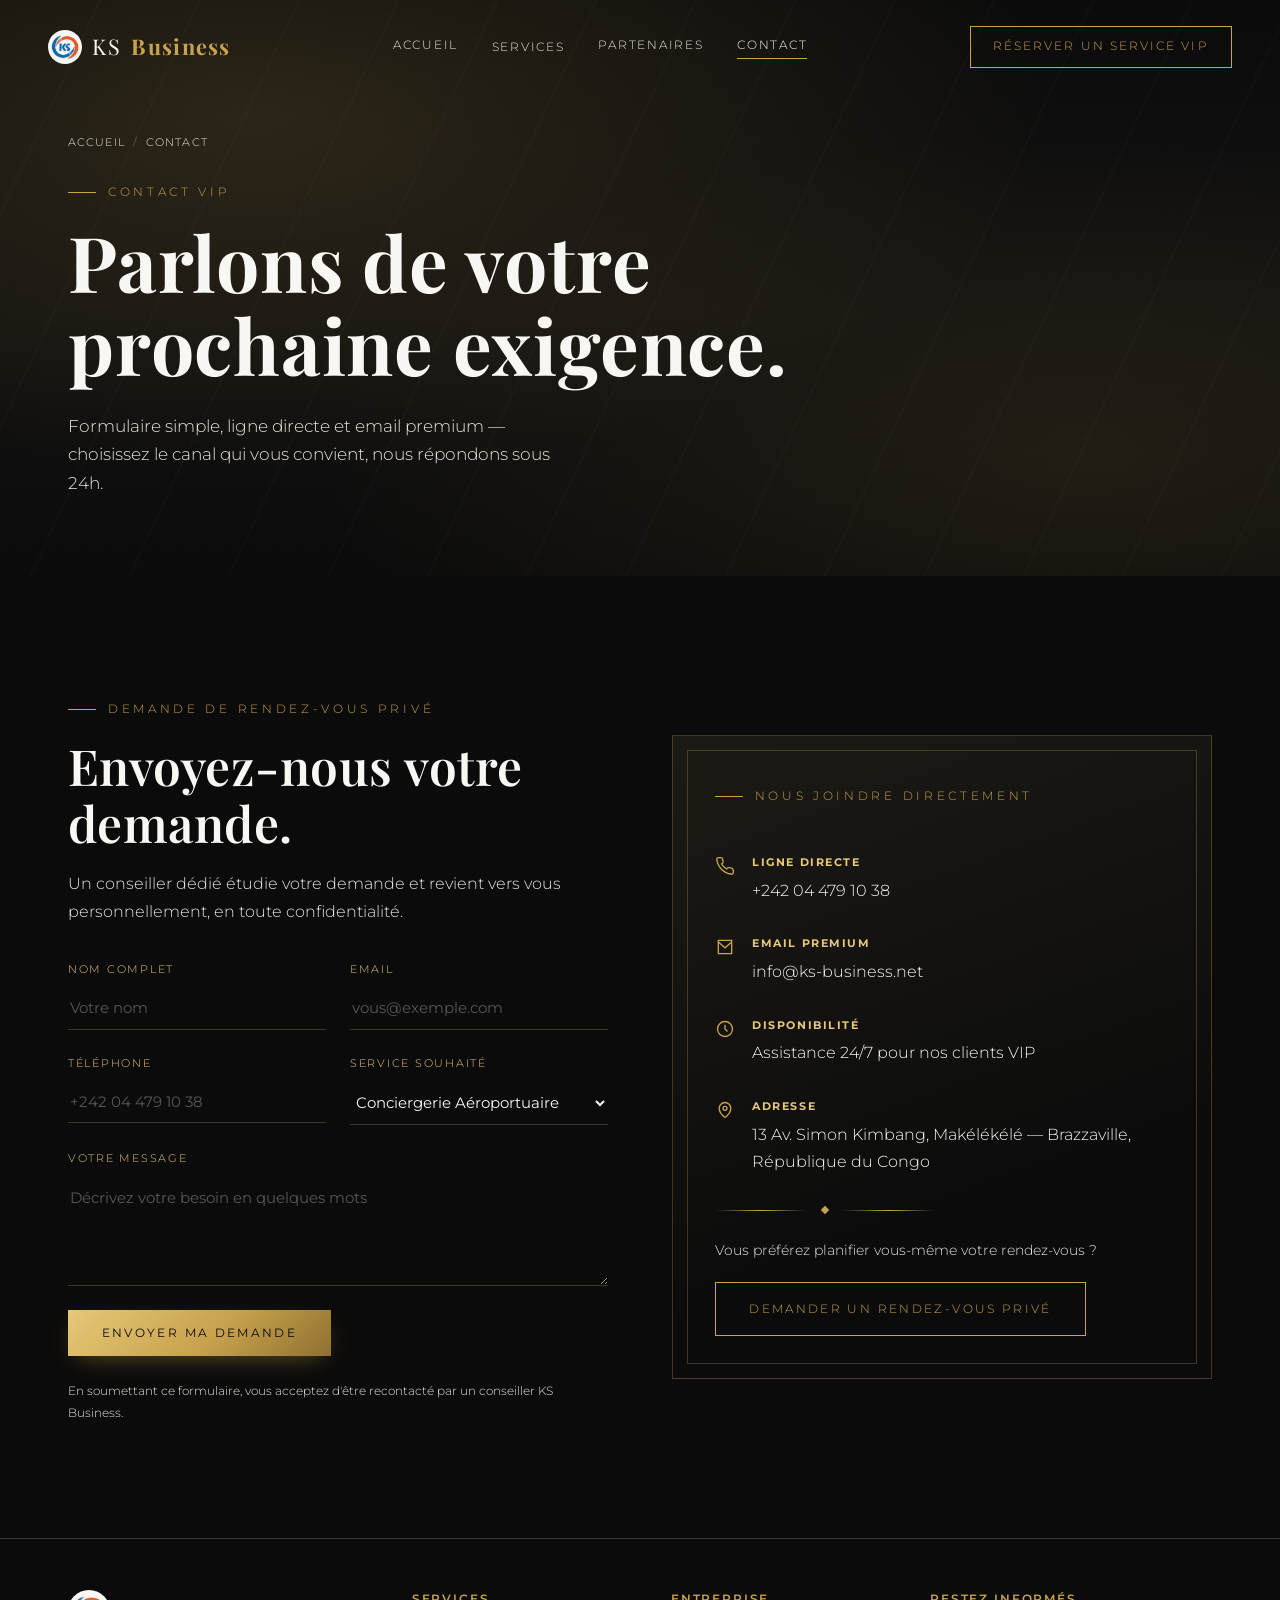
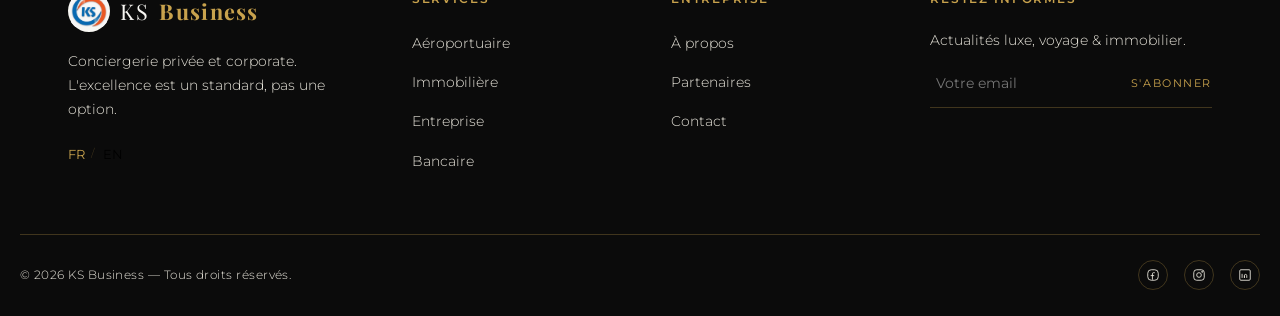
<file: contact.html>
<!DOCTYPE html>
<html lang="fr">
<head>
  <meta charset="UTF-8">
  <meta name="viewport" content="width=device-width, initial-scale=1.0">
  <title>Contact VIP — KS Business</title>
  <meta name="description" content="Contactez KS Business pour réserver un service VIP ou demander un rendez-vous privé. Ligne directe et email premium.">

  <link rel="preconnect" href="https://fonts.googleapis.com">
  <link rel="preconnect" href="https://fonts.gstatic.com" crossorigin>
  <link href="https://fonts.googleapis.com/css2?family=Playfair+Display:wght@500;600;700&family=Montserrat:wght@300;400;500;600&display=swap" rel="stylesheet">
  <link rel="stylesheet" href="css/style.css">
</head>
<body>

  <header class="nav">
    <a href="index.html" class="nav__logo"><span class="logo-badge"><img src="assets/logo-icon.png" alt="KS Business"></span> KS <strong>Business</strong></a>
    <nav class="nav__links" aria-label="Navigation principale">
      <a href="index.html">Accueil</a>
      <div class="nav__item--dropdown">
        <a href="index.html#services">Services</a>
        <div class="nav__dropdown">
          <a href="aeroportuaire.html">Conciergerie Aéroportuaire</a>
          <a href="immobiliere.html">Conciergerie Immobilière</a>
          <a href="entreprise.html">Conciergerie d'Entreprise</a>
          <a href="bancaire.html">Conciergerie Bancaire</a>
        </div>
      </div>
      <a href="partenaires.html">Partenaires</a>
      <a href="contact.html" class="is-active">Contact</a>
    </nav>
    <a href="contact.html" class="nav__cta">Réserver un service VIP</a>
    <button class="nav__burger" aria-label="Ouvrir le menu"><span></span><span></span><span></span></button>
  </header>

  <div class="nav__mobile">
    <a href="index.html">Accueil</a>
    <a href="aeroportuaire.html">Aéroportuaire</a>
    <a href="immobiliere.html">Immobilière</a>
    <a href="entreprise.html">Entreprise</a>
    <a href="bancaire.html">Bancaire</a>
    <a href="partenaires.html">Partenaires</a>
    <a href="contact.html">Contact</a>
    <a href="contact.html" class="nav__cta">Réserver un service VIP</a>
  </div>

  <!-- ============ HERO ============ -->
  <section class="hero hero--page" style="min-height:64vh;">
    <div class="hero__bg"></div>
    <div class="hero__grain"></div>
    <div class="wrap hero__content">
      <p class="breadcrumb"><a href="index.html">Accueil</a> <span class="sep">/</span> Contact</p>
      <p class="eyebrow">Contact VIP</p>
      <h1>Parlons de votre prochaine exigence.</h1>
      <p class="hero__lead">Formulaire simple, ligne directe et email premium — choisissez le canal qui vous convient, nous répondons sous 24h.</p>
    </div>
  </section>

  <!-- ============ FORMULAIRE + COORDONNEES ============ -->
  <section class="section">
    <div class="wrap grid-2">

      <!-- Formulaire -->
      <div class="reveal">
        <p class="eyebrow">Demande de rendez-vous privé</p>
        <h2>Envoyez-nous votre demande.</h2>
        <p style="margin-top:1.2rem;">Un conseiller dédié étudie votre demande et revient vers vous personnellement, en toute confidentialité.</p>

        <form class="form-lux" style="margin-top:2.2rem;">
          <div class="form-row">
            <div class="field">
              <label for="nom-c">Nom complet</label>
              <input id="nom-c" type="text" name="nom" placeholder="Votre nom" required>
            </div>
            <div class="field">
              <label for="email-c">Email</label>
              <input id="email-c" type="email" name="email" placeholder="vous@exemple.com" required>
            </div>
          </div>
          <div class="form-row">
            <div class="field">
              <label for="telephone-c">Téléphone</label>
              <input id="telephone-c" type="tel" name="telephone" placeholder="+242 04 479 10 38">
            </div>
            <div class="field">
              <label for="service-c">Service souhaité</label>
              <select id="service-c" name="service">
                <option>Conciergerie Aéroportuaire</option>
                <option>Conciergerie Immobilière</option>
                <option>Conciergerie d'Entreprise</option>
                <option>Conciergerie Bancaire</option>
                <option>Autre demande</option>
              </select>
            </div>
          </div>
          <div class="field">
            <label for="message-c">Votre message</label>
            <textarea id="message-c" name="message" placeholder="Décrivez votre besoin en quelques mots"></textarea>
          </div>
          <button type="submit" class="btn btn-gold" style="align-self:flex-start;">Envoyer ma demande</button>
          <p class="form-note">En soumettant ce formulaire, vous acceptez d'être recontacté par un conseiller KS Business.</p>
        </form>
        <div class="form-success" role="status">Merci — votre demande a bien été transmise. Un conseiller KS Business vous recontacte sous 24h.</div>
      </div>

      <!-- Coordonnees -->
      <div class="reveal reveal-delay-2">
        <div class="about-frame" style="aspect-ratio:auto; padding:2.6rem; display:block;">
          <p class="eyebrow">Nous joindre directement</p>

          <div class="contact-info-item" style="margin-top:1.8rem;">
            <svg viewBox="0 0 24 24" fill="none" stroke="currentColor" stroke-width="1.6"><path d="M22 16.9v3a2 2 0 0 1-2.2 2 19.8 19.8 0 0 1-8.6-3.1 19.5 19.5 0 0 1-6-6 19.8 19.8 0 0 1-3.1-8.7A2 2 0 0 1 4.1 2h3a2 2 0 0 1 2 1.7c.1.9.3 1.8.6 2.7a2 2 0 0 1-.5 2.1L8 9.6a16 16 0 0 0 6 6l1.1-1.1a2 2 0 0 1 2.1-.5c.9.3 1.8.5 2.7.6a2 2 0 0 1 1.7 2.1z"/></svg>
            <div><b>Ligne directe</b> +242 04 479 10 38</div>
          </div>

          <div class="contact-info-item">
            <svg viewBox="0 0 24 24" fill="none" stroke="currentColor" stroke-width="1.6"><path d="M4 4h16v16H4z"/><path d="m4 6 8 7 8-7"/></svg>
            <div><b>Email premium</b> info@ks-business.net</div>
          </div>

          <div class="contact-info-item">
            <svg viewBox="0 0 24 24" fill="none" stroke="currentColor" stroke-width="1.6"><circle cx="12" cy="12" r="9"/><path d="M12 7v5l3 3"/></svg>
            <div><b>Disponibilité</b> Assistance 24/7 pour nos clients VIP</div>
          </div>

          <div class="contact-info-item">
            <svg viewBox="0 0 24 24" fill="none" stroke="currentColor" stroke-width="1.6"><path d="M12 21s-7-5.2-7-11a7 7 0 0 1 14 0c0 5.8-7 11-7 11z"/><circle cx="12" cy="10" r="2.4"/></svg>
            <div><b>Adresse</b> 13 Av. Simon Kimbang, Makélékélé — Brazzaville, République du Congo</div>
          </div>

          <div class="gold-divider" style="margin:2rem 0 1.6rem;"><span></span></div>

          <p style="font-size:0.88rem; margin-bottom:1.2rem;">Vous préférez planifier vous-même votre rendez-vous ?</p>
          <a href="#" class="btn btn-outline">Demander un rendez-vous privé</a>
        </div>
      </div>
    </div>
  </section>

  <!-- ============ FOOTER ============ -->
  <footer class="footer">
    <div class="wrap footer__top">
      <div class="footer__brand">
        <a href="index.html" class="nav__logo"><span class="logo-badge"><img src="assets/logo-icon.png" alt="KS Business"></span> KS <strong>Business</strong></a>
        <p>Conciergerie privée et corporate. L'excellence est un standard, pas une option.</p>
        <div class="lang-switch" style="margin-top:1.4rem;">
          <button type="button" class="is-active">FR</button><span>/</span><button type="button">EN</button>
        </div>
      </div>
      <div class="footer__col">
        <h4>Services</h4>
        <ul>
          <li><a href="aeroportuaire.html">Aéroportuaire</a></li>
          <li><a href="immobiliere.html">Immobilière</a></li>
          <li><a href="entreprise.html">Entreprise</a></li>
          <li><a href="bancaire.html">Bancaire</a></li>
        </ul>
      </div>
      <div class="footer__col">
        <h4>Entreprise</h4>
        <ul>
          <li><a href="index.html#apropos">À propos</a></li>
          <li><a href="partenaires.html">Partenaires</a></li>
          <li><a href="contact.html">Contact</a></li>
        </ul>
      </div>
      <div class="footer__col">
        <h4>Restez informés</h4>
        <p style="font-size:0.85rem; margin-bottom:1rem;">Actualités luxe, voyage &amp; immobilier.</p>
        <form class="footer__newsletter">
          <input type="email" placeholder="Votre email" required aria-label="Votre email">
          <button type="submit">S'abonner</button>
        </form>
      </div>
    </div>
    <div class="wrap footer__bottom">
      <span>© <span data-year>2026</span> KS Business — Tous droits réservés.</span>
      <div class="footer__socials">
        <a href="https://www.facebook.com/KSBusinessCG" target="_blank" rel="noopener" aria-label="Facebook"><svg viewBox="0 0 24 24" fill="none" stroke="currentColor" stroke-width="1.5"><path d="M15 8h-2a2 2 0 0 0-2 2v10M8 13h6"/><path d="M15 3H9a6 6 0 0 0-6 6v6a6 6 0 0 0 6 6h6a6 6 0 0 0 6-6V9a6 6 0 0 0-6-6z"/></svg></a>
        <a href="https://www.instagram.com/Ksbusiness_cg" target="_blank" rel="noopener" aria-label="Instagram"><svg viewBox="0 0 24 24" fill="none" stroke="currentColor" stroke-width="1.5"><rect x="3" y="3" width="18" height="18" rx="5"/><circle cx="12" cy="12" r="4"/><circle cx="17.5" cy="6.5" r="1"/></svg></a>
        <a href="https://www.linkedin.com/company/ks-business-congo" target="_blank" rel="noopener" aria-label="LinkedIn"><svg viewBox="0 0 24 24" fill="none" stroke="currentColor" stroke-width="1.5"><rect x="3" y="3" width="18" height="18" rx="2"/><path d="M7 10v7M7 7v.01M11 17v-4a2 2 0 0 1 4 0v4M11 13v4"/></svg></a>
      </div>
    </div>
  </footer>

  <script src="js/script.js"></script>
</body>
</html>
</file>
<file: css/style.css>
/* ============================================================
   KS BUSINESS — FEUILLE DE STYLES PRINCIPALE
   Palette : Noir profond / Doré / Blanc cassé
   Polices : Playfair Display (titres) / Montserrat (texte)
   ============================================================ */

/* ---------- 1. VARIABLES GLOBALES ---------- */
:root {
  /* Couleurs de marque */
  --c-black: #0B0B0B;
  --c-black-soft: #141311;
  --c-black-glass: rgba(11, 11, 11, 0.82);
  --c-gold: #C8A24D;
  --c-gold-light: #E6C878;
  --c-gold-dark: #8F7130;
  --c-cream: #F8F7F3;
  --c-cream-dim: #E9E6DC;
  --c-line: rgba(200, 162, 77, 0.28);

  /* Typographie */
  --f-display: 'Playfair Display', 'Georgia', serif;
  --f-body: 'Montserrat', 'Helvetica Neue', sans-serif;

  /* Rythme / espacements */
  --gap-section: clamp(4.5rem, 9vw, 9rem);
  --gap-block: clamp(2rem, 4vw, 3.5rem);
  --radius-card: 2px;
  --ease-lux: cubic-bezier(0.22, 1, 0.36, 1);
  --dur-med: 0.6s;
}

/* ---------- 2. RESET ---------- */
*, *::before, *::after { box-sizing: border-box; margin: 0; padding: 0; }
html { scroll-behavior: smooth; }
body {
  background: var(--c-black);
  color: var(--c-cream);
  font-family: var(--f-body);
  font-weight: 300;
  line-height: 1.7;
  overflow-x: hidden;
  -webkit-font-smoothing: antialiased;
}
img { max-width: 100%; display: block; }
a { color: inherit; text-decoration: none; }
ul { list-style: none; }
button { font-family: inherit; cursor: pointer; border: none; background: none; }
input, textarea, select { font-family: inherit; }

/* Respect des préférences de mouvement réduit */
@media (prefers-reduced-motion: reduce) {
  *, *::before, *::after {
    animation-duration: 0.001ms !important;
    animation-iteration-count: 1 !important;
    transition-duration: 0.001ms !important;
    scroll-behavior: auto !important;
  }
}

/* Focus clavier visible (accessibilité) */
a:focus-visible, button:focus-visible, input:focus-visible, textarea:focus-visible {
  outline: 1px solid var(--c-gold-light);
  outline-offset: 4px;
}

/* ---------- 3. TYPOGRAPHIE ---------- */
h1, h2, h3, h4 {
  font-family: var(--f-display);
  font-weight: 600;
  letter-spacing: 0.01em;
  color: var(--c-cream);
}
h1 { font-size: clamp(2.6rem, 6vw, 5rem); line-height: 1.08; font-weight: 700; }
h2 { font-size: clamp(2rem, 4vw, 3.1rem); line-height: 1.15; }
h3 { font-size: clamp(1.3rem, 2vw, 1.6rem); }
p { color: var(--c-cream-dim); font-weight: 300; }

/* Petit libellé au-dessus des titres de section */
.eyebrow {
  display: inline-flex;
  align-items: center;
  gap: 0.75rem;
  font-family: var(--f-body);
  font-size: 0.72rem;
  letter-spacing: 0.32em;
  text-transform: uppercase;
  color: var(--c-gold);
  margin-bottom: 1.1rem;
}
.eyebrow::before {
  content: '';
  width: 28px;
  height: 1px;
  background: var(--c-gold);
}

.section-head { max-width: 640px; margin-bottom: var(--gap-block); }
.section-head.center { margin-left: auto; margin-right: auto; text-align: center; }
.section-head p { margin-top: 1.1rem; font-size: 1.02rem; }

/* Trait fin avec losange central — motif signature de la marque */
.gold-divider {
  display: flex;
  align-items: center;
  gap: 0.9rem;
  width: 100%;
  max-width: 220px;
}
.gold-divider::before, .gold-divider::after {
  content: '';
  flex: 1;
  height: 1px;
  background: linear-gradient(90deg, transparent, var(--c-gold), transparent);
}
.gold-divider span {
  width: 6px; height: 6px;
  background: var(--c-gold);
  transform: rotate(45deg);
  flex-shrink: 0;
}
.gold-divider.center { margin: 0 auto; }

/* ---------- 4. STRUCTURE / UTILITAIRES ---------- */
.wrap {
  width: 100%;
  max-width: 1240px;
  margin: 0 auto;
  padding: 0 clamp(1.5rem, 5vw, 3rem);
}
.section { padding: var(--gap-section) 0; position: relative; }
.section--tight { padding: clamp(3rem, 6vw, 5rem) 0; }
.section--soft { background: var(--c-black-soft); }
.section--line-top { border-top: 1px solid var(--c-line); }

.grid-2 { display: grid; grid-template-columns: 1fr 1fr; gap: clamp(2rem, 5vw, 5rem); align-items: center; }
.grid-4 { display: grid; grid-template-columns: repeat(4, 1fr); gap: 1.75rem; }
.grid-3 { display: grid; grid-template-columns: repeat(3, 1fr); gap: 1.75rem; }

@media (max-width: 980px) {
  .grid-4 { grid-template-columns: repeat(2, 1fr); }
  .grid-3 { grid-template-columns: 1fr; }
}
@media (max-width: 720px) {
  .grid-2 { grid-template-columns: 1fr; gap: 2.5rem; }
  .grid-4 { grid-template-columns: 1fr; }
}

/* Reveal au scroll (activé en JS via IntersectionObserver) */
.reveal {
  opacity: 0;
  transform: translateY(28px);
  transition: opacity 0.9s var(--ease-lux), transform 0.9s var(--ease-lux);
}
.reveal.is-visible { opacity: 1; transform: translateY(0); }
.reveal-delay-1 { transition-delay: 0.1s; }
.reveal-delay-2 { transition-delay: 0.22s; }
.reveal-delay-3 { transition-delay: 0.34s; }

/* ---------- 5. NAVIGATION FIXE ---------- */
.nav {
  position: fixed;
  top: 0; left: 0; right: 0;
  z-index: 1100;
  display: flex;
  align-items: center;
  justify-content: space-between;
  padding: 1.6rem clamp(1.5rem, 5vw, 3rem);
  background: transparent;
  border-bottom: 1px solid transparent;
  transition: background var(--dur-med) var(--ease-lux), padding var(--dur-med) var(--ease-lux), border-color var(--dur-med) var(--ease-lux);
}
.nav.is-scrolled {
  background: var(--c-black-glass);
  backdrop-filter: blur(10px);
  padding: 1.05rem clamp(1.5rem, 5vw, 3rem);
  border-bottom: 1px solid var(--c-line);
}

.nav__logo {
  font-family: var(--f-display);
  font-size: 1.35rem;
  letter-spacing: 0.06em;
  display: flex;
  align-items: center;
  gap: 0.6rem;
}
.nav__logo strong { color: var(--c-gold); font-weight: 700; }
.nav__logo .seal-mini {
  width: 30px; height: 30px;
  border: 1px solid var(--c-gold);
  border-radius: 50%;
  display: flex; align-items: center; justify-content: center;
  font-size: 0.62rem; letter-spacing: 0.05em;
  color: var(--c-gold);
}

/* Badge logo (icone reelle fournie par le client, recadree sans le mot "business") */
.logo-badge {
  display: inline-flex;
  align-items: center;
  justify-content: center;
  width: 34px;
  height: 34px;
  background: var(--c-cream);
  border-radius: 50%;
  overflow: hidden;
  flex-shrink: 0;
}
.logo-badge img { width: 100%; height: 100%; object-fit: contain; padding: 3px; display: block; }
.nav__logo { display: inline-flex; align-items: center; gap: 0.65rem; }
.footer__brand .logo-badge { width: 42px; height: 42px; }

.nav__links {
  display: flex;
  align-items: center;
  gap: 2.1rem;
  font-size: 0.78rem;
  letter-spacing: 0.14em;
  text-transform: uppercase;
}
.nav__links a {
  position: relative;
  padding-bottom: 4px;
  color: var(--c-cream-dim);
  transition: color 0.3s var(--ease-lux);
}
.nav__links a::after {
  content: '';
  position: absolute; left: 0; bottom: 0;
  width: 0; height: 1px;
  background: var(--c-gold);
  transition: width 0.35s var(--ease-lux);
}
.nav__links a:hover, .nav__links a.is-active { color: var(--c-cream); }
.nav__links a:hover::after, .nav__links a.is-active::after { width: 100%; }

/* Sous-menu deroulant "Services" */
.nav__item--dropdown { position: relative; }
.nav__dropdown {
  position: absolute;
  top: calc(100% + 1.4rem);
  left: 50%;
  transform: translateX(-50%) translateY(6px);
  min-width: 240px;
  background: var(--c-black-glass);
  backdrop-filter: blur(10px);
  border: 1px solid var(--c-line);
  padding: 0.6rem 0;
  opacity: 0;
  visibility: hidden;
  transition: opacity 0.3s var(--ease-lux), transform 0.3s var(--ease-lux);
}
.nav__item--dropdown:hover .nav__dropdown,
.nav__item--dropdown:focus-within .nav__dropdown {
  opacity: 1; visibility: visible; transform: translateX(-50%) translateY(0);
}
.nav__dropdown a {
  display: block;
  padding: 0.75rem 1.4rem;
  font-size: 0.72rem;
  letter-spacing: 0.1em;
  color: var(--c-cream-dim);
  text-transform: none;
}
.nav__dropdown a:hover { color: var(--c-gold); background: rgba(200,162,77,0.06); }
.nav__dropdown a::after { display: none; }

.nav__cta {
  border: 1px solid var(--c-gold);
  color: var(--c-gold);
  padding: 0.65rem 1.4rem;
  font-size: 0.72rem;
  letter-spacing: 0.18em;
  text-transform: uppercase;
  transition: background 0.35s var(--ease-lux), color 0.35s var(--ease-lux);
}
.nav__cta:hover { background: var(--c-gold); color: var(--c-black); }

.nav__burger {
  display: none;
  flex-direction: column;
  gap: 5px;
  width: 26px;
  z-index: 1100;
}
.nav__burger span { height: 1px; width: 100%; background: var(--c-cream); transition: transform 0.3s var(--ease-lux), opacity 0.3s var(--ease-lux); }
.nav__burger.is-open span:nth-child(1) { transform: translateY(6px) rotate(45deg); }
.nav__burger.is-open span:nth-child(2) { opacity: 0; }
.nav__burger.is-open span:nth-child(3) { transform: translateY(-6px) rotate(-45deg); }

/* Menu mobile plein ecran : masque par defaut sur toutes les tailles d'ecran,
   affiche uniquement via la classe .is-open (ajoutee en JS au clic sur le burger,
   visible uniquement sous 880px car .nav__burger est masque au-dela). */
.nav__mobile {
  position: fixed;
  inset: 0;
  background: var(--c-black);
  display: flex;
  flex-direction: column;
  align-items: center;
  justify-content: center;
  gap: 2.1rem;
  transform: translateY(-100%);
  transition: transform 0.5s var(--ease-lux);
  z-index: 1050;
  visibility: hidden;
}
.nav__mobile.is-open { transform: translateY(0); visibility: visible; }
.nav__mobile a {
  font-family: var(--f-display);
  font-size: 1.7rem;
  color: var(--c-cream);
}

@media (max-width: 880px) {
  .nav__links { display: none; }
  .nav__cta { display: none; }
  .nav__burger { display: flex; }
  .nav__mobile .nav__cta { display: inline-block; margin-top: 1rem; }
}

/* ---------- 6. BOUTONS PREMIUM ---------- */
.btn {
  display: inline-flex;
  align-items: center;
  gap: 0.7rem;
  padding: 1rem 2.1rem;
  font-size: 0.74rem;
  letter-spacing: 0.2em;
  text-transform: uppercase;
  transition: all 0.4s var(--ease-lux);
  white-space: nowrap;
}
.btn-gold {
  background: linear-gradient(135deg, var(--c-gold-light), var(--c-gold) 55%, var(--c-gold-dark));
  color: var(--c-black);
  box-shadow: 0 8px 26px -10px rgba(200, 162, 77, 0.55);
}
.btn-gold:hover { transform: translateY(-2px); box-shadow: 0 14px 30px -10px rgba(200, 162, 77, 0.7); }

.btn-outline {
  border: 1px solid var(--c-gold);
  color: var(--c-gold);
  background: transparent;
}
.btn-outline:hover { background: var(--c-gold); color: var(--c-black); }

.btn-ghost {
  color: var(--c-cream);
  border-bottom: 1px solid var(--c-line);
  padding: 0.4rem 0;
  letter-spacing: 0.16em;
}
.btn-ghost:hover { border-color: var(--c-gold); color: var(--c-gold); }
.btn-ghost svg { transition: transform 0.35s var(--ease-lux); }
.btn-ghost:hover svg { transform: translateX(5px); }

/* ---------- 7. HERO PLEIN ECRAN ---------- */
.hero {
  position: relative;
  min-height: 100vh;
  display: flex;
  align-items: center;
  overflow: hidden;
  background: var(--c-black);
}
.hero__bg {
  position: absolute; inset: 0;
  background:
    radial-gradient(ellipse at 20% 20%, rgba(200,162,77,0.16), transparent 55%),
    radial-gradient(ellipse at 85% 80%, rgba(200,162,77,0.10), transparent 50%),
    linear-gradient(180deg, #0B0B0B 0%, #121110 55%, #0B0B0B 100%);
}
/* Variante hero avec photographie : image + voile sombre pour garder le texte lisible */
.hero__bg--photo {
  background-size: cover;
  background-position: center;
}
.hero__bg--photo::before {
  content: '';
  position: absolute; inset: 0;
  background:
    linear-gradient(180deg, rgba(11,11,11,0.55) 0%, rgba(11,11,11,0.78) 60%, #0B0B0B 100%),
    radial-gradient(ellipse at 85% 15%, rgba(200,162,77,0.18), transparent 55%);
}
.hero__bg::after {
  /* texture fine, evoque un tissu / marbre discret */
  content: '';
  position: absolute; inset: 0;
  background-image: repeating-linear-gradient(115deg, rgba(255,255,255,0.015) 0 2px, transparent 2px 90px);
}
.hero__grain { position: absolute; inset: 0; opacity: 0.5; mix-blend-mode: overlay;
  background-image: radial-gradient(rgba(255,255,255,0.06) 1px, transparent 1px);
  background-size: 3px 3px;
}
.hero__content {
  position: relative;
  z-index: 2;
  padding-top: 6rem;
}
.hero__content .eyebrow { animation: fadeUp 0.9s var(--ease-lux) both 0.15s; }
.hero h1 { animation: fadeUp 1s var(--ease-lux) both 0.3s; max-width: 15ch; }
.hero__lead { animation: fadeUp 1s var(--ease-lux) both 0.5s; max-width: 46ch; margin: 1.6rem 0 2.6rem; font-size: 1.05rem; }
.hero__cta-row { display: flex; gap: 1.2rem; flex-wrap: wrap; animation: fadeUp 1s var(--ease-lux) both 0.68s; }

@keyframes fadeUp { from { opacity: 0; transform: translateY(22px); } to { opacity: 1; transform: translateY(0); } }

.hero__scroll {
  position: absolute; bottom: 2.6rem; left: 50%; transform: translateX(-50%);
  display: flex; flex-direction: column; align-items: center; gap: 0.6rem;
  font-size: 0.65rem; letter-spacing: 0.28em; text-transform: uppercase; color: var(--c-gold);
  animation: fadeUp 1s var(--ease-lux) both 1s;
}
.hero__scroll .line { width: 1px; height: 34px; background: var(--c-gold); position: relative; overflow: hidden; }
.hero__scroll .line::after {
  content: ''; position: absolute; top: -100%; left: 0; width: 100%; height: 100%;
  background: var(--c-cream);
  animation: scrollLine 2.2s ease-in-out infinite;
}
@keyframes scrollLine { 0% { top: -100%; } 60% { top: 100%; } 100% { top: 100%; } }

/* Hero secondaire (pages services) plus court, avec fil d'ariane */
.hero--page { min-height: 78vh; }
.hero--page .wrap { width:100%; }
.breadcrumb {
  display: flex; align-items: center; gap: 0.5rem;
  font-size: 0.7rem; letter-spacing: 0.1em; text-transform: uppercase;
  color: var(--c-cream-dim); margin-bottom: 1.4rem;
  animation: fadeUp 0.9s var(--ease-lux) both 0.1s;
}
.breadcrumb a:hover { color: var(--c-gold); }
.breadcrumb .sep { color: var(--c-gold); opacity: 0.6; }

/* ---------- 8. VALEURS / A PROPOS ---------- */
.values-list { display: flex; flex-wrap: wrap; gap: 0.9rem; margin-top: 1.6rem; }
.value-chip {
  border: 1px solid var(--c-line);
  padding: 0.6rem 1.2rem;
  font-size: 0.72rem;
  letter-spacing: 0.12em;
  text-transform: uppercase;
  color: var(--c-gold-light);
  transition: border-color 0.3s, background 0.3s;
}
.value-chip:hover { border-color: var(--c-gold); background: rgba(200,162,77,0.06); }

.stat-row { display: flex; gap: clamp(2rem, 5vw, 4rem); margin-top: 2.6rem; flex-wrap: wrap; }
.stat b { font-family: var(--f-display); font-size: 2.3rem; color: var(--c-gold); display: block; }
.stat span { font-size: 0.7rem; letter-spacing: 0.12em; text-transform: uppercase; color: var(--c-cream-dim); }

.about-frame {
  position: relative;
  aspect-ratio: 4/5;
  background:
    linear-gradient(160deg, #1c1a15, #0B0B0B 70%);
  border: 1px solid var(--c-line);
  display: flex; align-items: center; justify-content: center;
  overflow: hidden;
}
.about-frame::before {
  content: '';
  position: absolute; inset: 14px;
  border: 1px solid var(--c-line);
  z-index: 2;
  pointer-events: none;
}
.about-frame__mark { font-family: var(--f-display); color: var(--c-gold); font-size: 4.5rem; opacity: 0.85; letter-spacing: 0.05em; }

/* Variante photographique du cadre "a propos" */
.about-frame--photo { background-size: cover; background-position: center; }
.about-frame--photo::after {
  content: '';
  position: absolute; inset: 0;
  background: linear-gradient(190deg, rgba(11,11,11,0.15) 0%, rgba(11,11,11,0.75) 100%);
}
.about-frame--photo .about-frame__mark { position: relative; z-index: 2; }

/* Media photo en tete de carte service */
.service-card__media {
  aspect-ratio: 4/3;
  background-size: cover;
  background-position: center;
  margin: -2.6rem -2rem 1.6rem;
  position: relative;
}
.service-card__media::after {
  content: '';
  position: absolute; inset: 0;
  background: linear-gradient(180deg, rgba(11,11,11,0.05) 40%, var(--c-black) 100%);
}
.service-card__icon-sm {
  position: absolute; bottom: 12px; left: 14px; z-index: 2;
  width: 34px; height: 34px; color: var(--c-gold);
  filter: drop-shadow(0 2px 4px rgba(0,0,0,0.6));
}
.service-card__icon-sm svg { width: 100%; height: 100%; }

/* ---------- 9. CARTES SERVICES ---------- */
.service-card {
  position: relative;
  border: 1px solid var(--c-line);
  padding: 2.6rem 2rem 2.2rem;
  background: linear-gradient(165deg, rgba(255,255,255,0.02), transparent 60%);
  transition: transform 0.5s var(--ease-lux), border-color 0.5s var(--ease-lux), background 0.5s var(--ease-lux);
}
.service-card:hover {
  transform: translateY(-8px);
  border-color: var(--c-gold);
  background: linear-gradient(165deg, rgba(200,162,77,0.08), transparent 65%);
}
.service-card__icon { width: 42px; height: 42px; color: var(--c-gold); margin-bottom: 1.6rem; }
.service-card__icon svg { width: 100%; height: 100%; }
.service-card h3 { margin-bottom: 0.7rem; }
.service-card p { font-size: 0.92rem; margin-bottom: 1.6rem; }
.service-card .btn-ghost { font-size: 0.7rem; }

/* Cartes "avantages" (pages service) */
.perk-card { border-left: 1px solid var(--c-gold); padding-left: 1.4rem; }
.perk-card b { display: block; font-family: var(--f-display); font-size: 1.05rem; margin-bottom: 0.4rem; color: var(--c-cream); }
.perk-card p { font-size: 0.9rem; }

/* ---------- 10. TEMOIGNAGES ---------- */
.testi-card {
  border: 1px solid var(--c-line);
  padding: 2.4rem;
  background: var(--c-black-soft);
  position: relative;
}
.testi-card .quote-mark { font-family: var(--f-display); font-size: 3.2rem; color: var(--c-gold); line-height: 1; display: block; margin-bottom: 0.6rem; }
.testi-card p.quote { font-style: italic; color: var(--c-cream); font-size: 1.02rem; margin-bottom: 1.6rem; }
.testi-card__author { display: flex; align-items: center; gap: 0.9rem; }
.testi-card__avatar {
  width: 42px; height: 42px; border-radius: 50%;
  border: 1px solid var(--c-gold);
  display: flex; align-items: center; justify-content: center;
  font-family: var(--f-display); color: var(--c-gold); font-size: 0.9rem;
  overflow: hidden; padding: 0; flex-shrink: 0;
}
.testi-card__avatar img { width: 100%; height: 100%; object-fit: cover; display: block; }
.testi-card__author span { font-size: 0.75rem; color: var(--c-cream-dim); letter-spacing: 0.06em; }

/* ---------- 11. PARTENAIRES ---------- */
.partner-row {
  display: grid;
  grid-template-columns: repeat(4, 1fr);
  gap: 1px;
  background: var(--c-line);
  border: 1px solid var(--c-line);
}
.partner-tile {
  background-color: var(--c-black);
  background-size: cover;
  background-position: center;
  aspect-ratio: 3/2;
  display: flex; align-items: center; justify-content: center;
  font-family: var(--f-display);
  color: var(--c-cream-dim);
  font-size: 1.05rem;
  letter-spacing: 0.04em;
  transition: color 0.35s, filter 0.35s;
  text-align: center;
  padding: 0.5rem;
}
.partner-tile:hover { color: var(--c-gold); filter: brightness(1.15); }
@media (max-width: 720px) { .partner-row { grid-template-columns: repeat(2, 1fr); } }

/* ---------- 12. FORMULAIRES ---------- */
.form-lux { display: flex; flex-direction: column; gap: 1.5rem; }
.form-row { display: grid; grid-template-columns: 1fr 1fr; gap: 1.5rem; }
@media (max-width: 640px) { .form-row { grid-template-columns: 1fr; } }

.field { position: relative; display: flex; flex-direction: column; gap: 0.55rem; }
.field label {
  font-size: 0.68rem; letter-spacing: 0.16em; text-transform: uppercase; color: var(--c-gold-light);
}
.field input, .field select, .field textarea {
  background: transparent;
  border: none;
  border-bottom: 1px solid var(--c-line);
  color: var(--c-cream);
  padding: 0.7rem 0.1rem;
  font-size: 0.95rem;
  transition: border-color 0.3s;
}
.field select option { background: var(--c-black); }
.field input:focus, .field select:focus, .field textarea:focus { border-color: var(--c-gold); outline: none; }
.field textarea { resize: vertical; min-height: 110px; }
.field input::placeholder, .field textarea::placeholder { color: rgba(248,247,243,0.32); }

.form-note { font-size: 0.78rem; color: var(--c-cream-dim); }
.form-success {
  display: none;
  border: 1px solid var(--c-gold);
  padding: 1.2rem 1.4rem;
  font-size: 0.85rem;
  color: var(--c-gold-light);
  background: rgba(200,162,77,0.06);
}
.form-success.is-visible { display: block; animation: fadeUp 0.6s var(--ease-lux) both; }

/* ---------- 13. CONTACT INFOS ---------- */
.contact-info-item { display: flex; gap: 1.1rem; align-items: flex-start; margin-bottom: 1.9rem; }
.contact-info-item svg { width: 20px; height: 20px; color: var(--c-gold); flex-shrink: 0; margin-top: 3px; }
.contact-info-item b { display: block; font-size: 0.7rem; letter-spacing: 0.14em; text-transform: uppercase; color: var(--c-gold-light); margin-bottom: 0.3rem; }

/* ---------- 14. BANDEAU CTA FINAL ---------- */
.cta-band {
  position: relative;
  padding: var(--gap-section) 0;
  text-align: center;
  background: linear-gradient(180deg, var(--c-black-soft), var(--c-black));
  border-top: 1px solid var(--c-line);
  border-bottom: 1px solid var(--c-line);
}
.cta-band h2 { max-width: 18ch; margin: 0 auto 1.4rem; }
.cta-band .btn-row { display: flex; justify-content: center; gap: 1.2rem; margin-top: 2.2rem; flex-wrap: wrap; }

/* ---------- 15. FOOTER ---------- */
.footer { background: var(--c-black); border-top: 1px solid var(--c-line); padding-top: var(--gap-block); }
.footer__top { display: grid; grid-template-columns: 1.4fr 1fr 1fr 1.2fr; gap: 3rem; padding-bottom: 3rem; }
@media (max-width: 880px) { .footer__top { grid-template-columns: 1fr 1fr; } }
@media (max-width: 560px) { .footer__top { grid-template-columns: 1fr; } }

.footer__brand .nav__logo { margin-bottom: 1.1rem; }
.footer__brand p { font-size: 0.88rem; max-width: 32ch; }
.footer h4 { font-size: 0.72rem; letter-spacing: 0.16em; text-transform: uppercase; color: var(--c-gold); margin-bottom: 1.2rem; font-family: var(--f-body); font-weight: 600; }
.footer ul li { margin-bottom: 0.75rem; }
.footer ul li a { font-size: 0.88rem; color: var(--c-cream-dim); transition: color 0.3s; }
.footer ul li a:hover { color: var(--c-gold); }

.footer__newsletter { display: flex; border-bottom: 1px solid var(--c-line); padding-bottom: 0.6rem; margin-top: 0.4rem; }
.footer__newsletter input { flex: 1; background: transparent; border: none; color: var(--c-cream); font-size: 0.85rem; padding: 0.4rem; }
.footer__newsletter button { color: var(--c-gold); font-size: 0.7rem; letter-spacing: 0.14em; text-transform: uppercase; }

.footer__bottom {
  border-top: 1px solid var(--c-line);
  padding: 1.6rem 0;
  display: flex; justify-content: space-between; align-items: center; flex-wrap: wrap; gap: 1rem;
  font-size: 0.72rem; color: var(--c-cream-dim); letter-spacing: 0.04em;
}
.footer__socials { display: flex; gap: 1rem; }
.footer__socials a {
  width: 30px; height: 30px; border: 1px solid var(--c-line); border-radius: 50%;
  display: flex; align-items: center; justify-content: center; color: var(--c-cream-dim);
  transition: border-color 0.3s, color 0.3s;
}
.footer__socials a:hover { border-color: var(--c-gold); color: var(--c-gold); }
.footer__socials svg { width: 14px; height: 14px; }

/* ---------- 16. SCEAU FLOTTANT (bouton reservation) ---------- */
.floating-seal {
  position: fixed;
  right: clamp(1.1rem, 3vw, 2.4rem);
  bottom: clamp(1.1rem, 3vw, 2.4rem);
  z-index: 900;
  width: 68px; height: 68px;
  border-radius: 50%;
  border: 1px solid var(--c-gold);
  background: var(--c-black-glass);
  backdrop-filter: blur(6px);
  display: flex; align-items: center; justify-content: center;
  flex-direction: column;
  color: var(--c-gold);
  font-family: var(--f-display);
  font-size: 0.62rem;
  letter-spacing: 0.04em;
  text-align: center;
  line-height: 1.15;
  transition: transform 0.4s var(--ease-lux), background 0.4s;
}
.floating-seal::before {
  content: '';
  position: absolute; inset: -6px;
  border: 1px solid var(--c-line);
  border-radius: 50%;
  animation: pulseRing 2.6s ease-out infinite;
}
@keyframes pulseRing {
  0% { transform: scale(0.9); opacity: 0.7; }
  100% { transform: scale(1.25); opacity: 0; }
}
.floating-seal:hover { transform: scale(1.07); background: var(--c-gold); color: var(--c-black); }

/* ---------- 17. PAGE ACTUALITES / EXTRA ---------- */
.news-card { border: 1px solid var(--c-line); }
.news-card__img { aspect-ratio: 16/10; background: linear-gradient(150deg, #1b1912, #0B0B0B); border-bottom: 1px solid var(--c-line); }
.news-card__body { padding: 1.6rem; }
.news-card__tag { font-size: 0.65rem; letter-spacing: 0.14em; text-transform: uppercase; color: var(--c-gold); }

/* ---------- 18. LANGUE (FR/EN) ---------- */
.lang-switch { display: flex; gap: 0.4rem; font-size: 0.7rem; letter-spacing: 0.08em; color: var(--c-cream-dim); }
.lang-switch button.is-active { color: var(--c-gold); }
.lang-switch span { color: var(--c-line); }

/* ---------- 19. RESPONSIVE GENERAL ---------- */
@media (max-width: 560px) {
  .hero__cta-row { flex-direction: column; align-items: flex-start; }
  .stat-row { gap: 1.8rem; }
}
</file>
